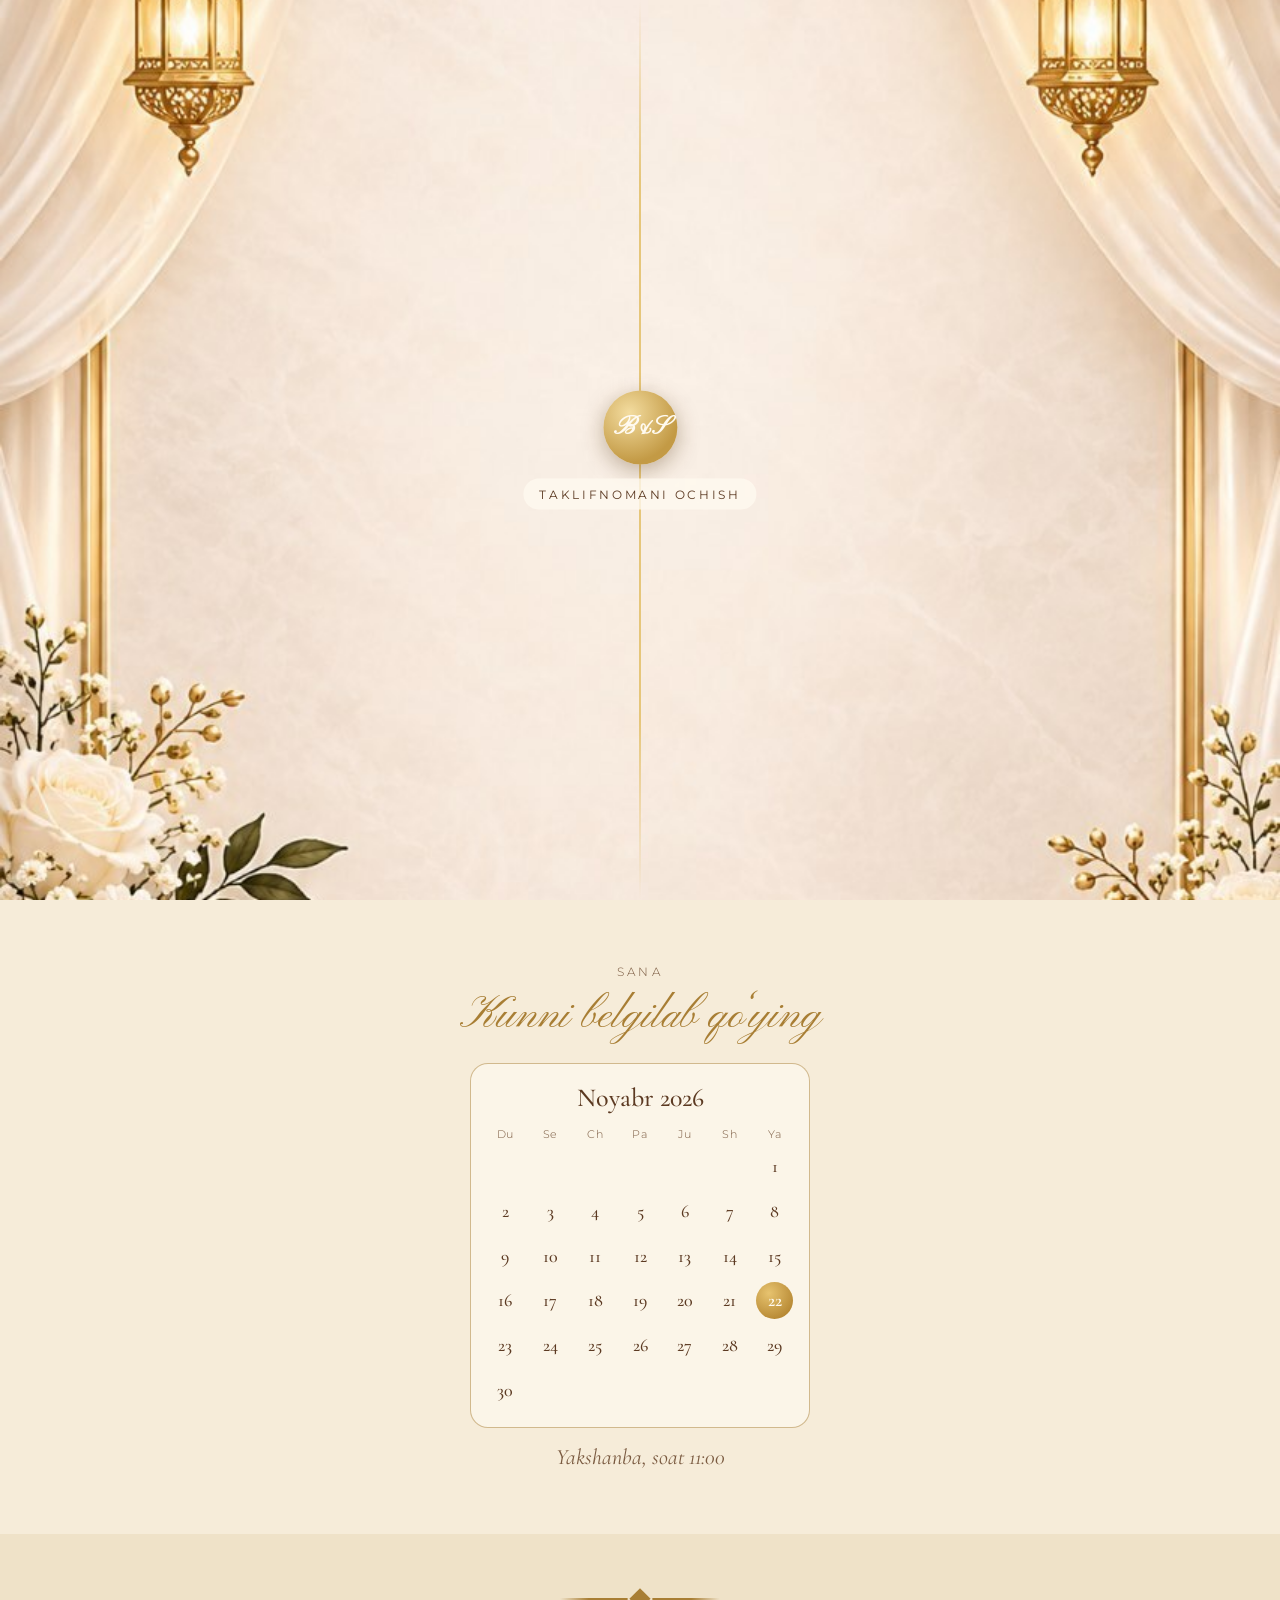
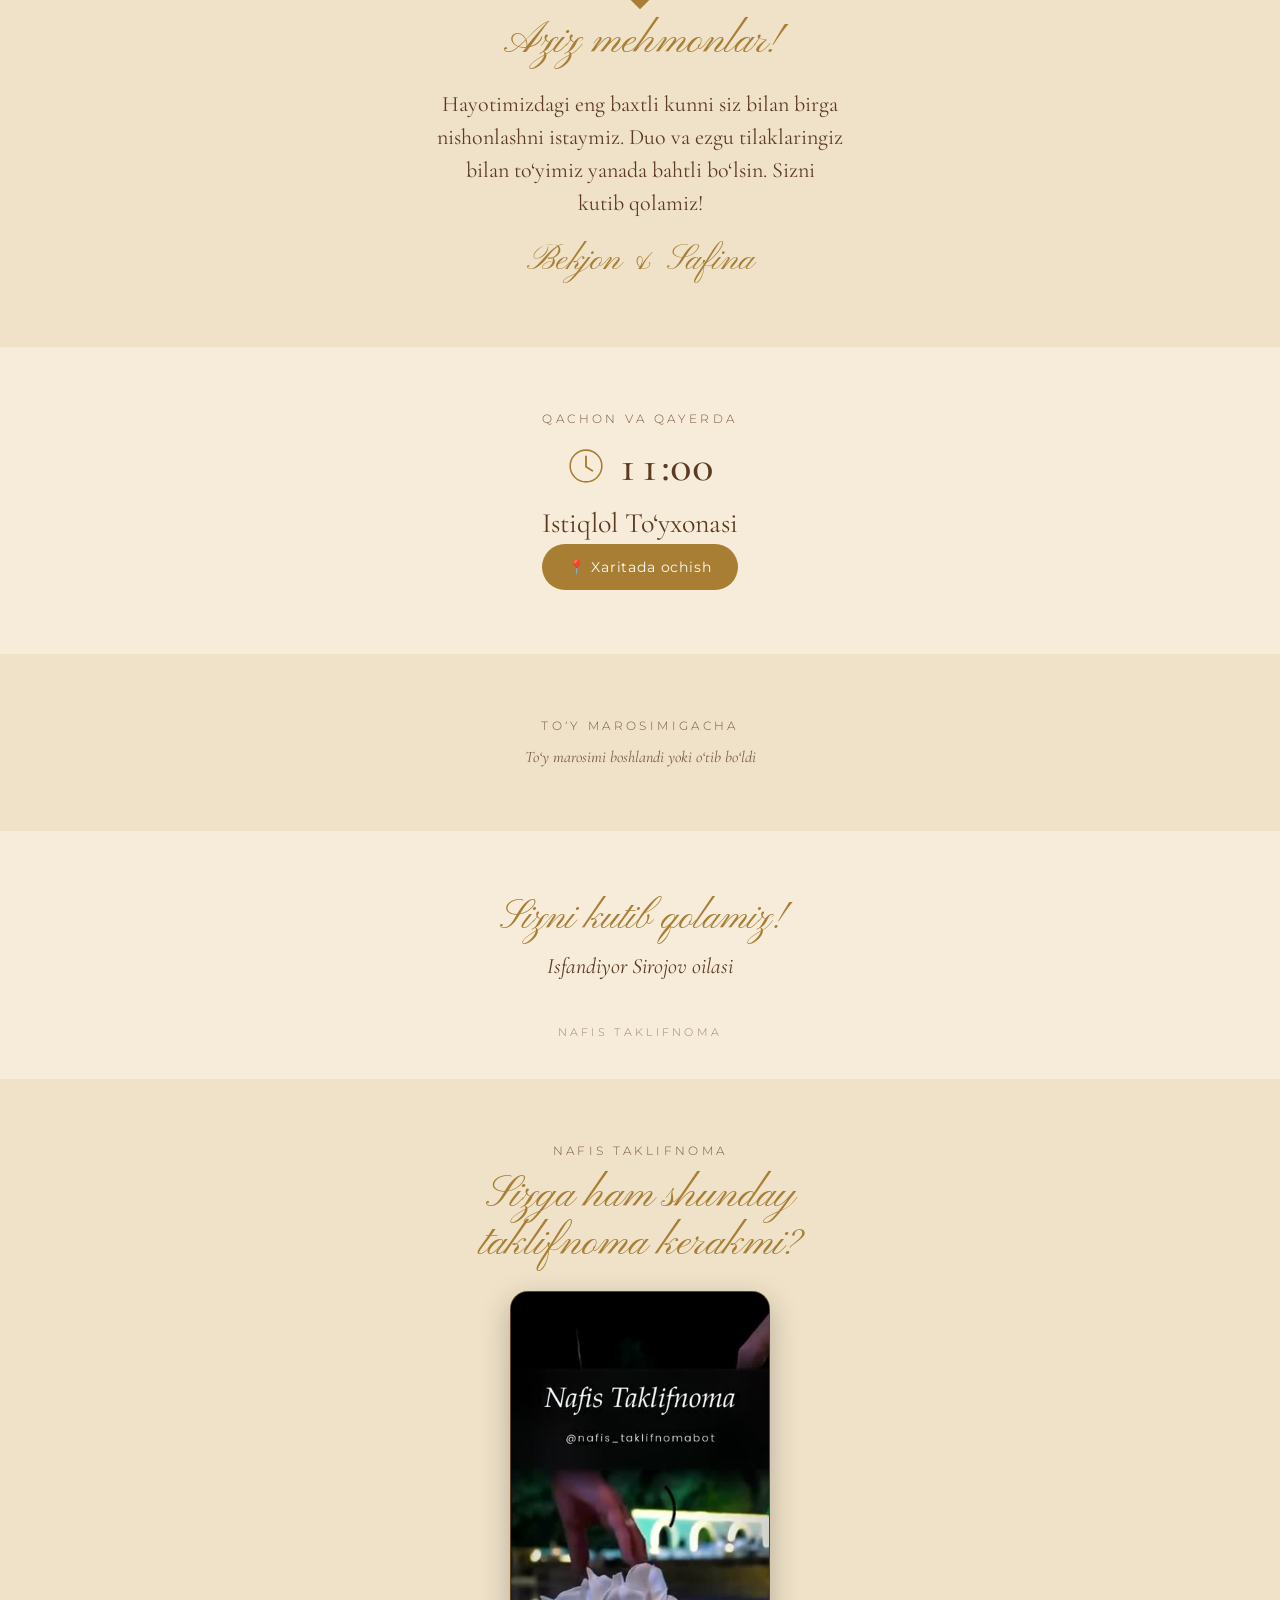
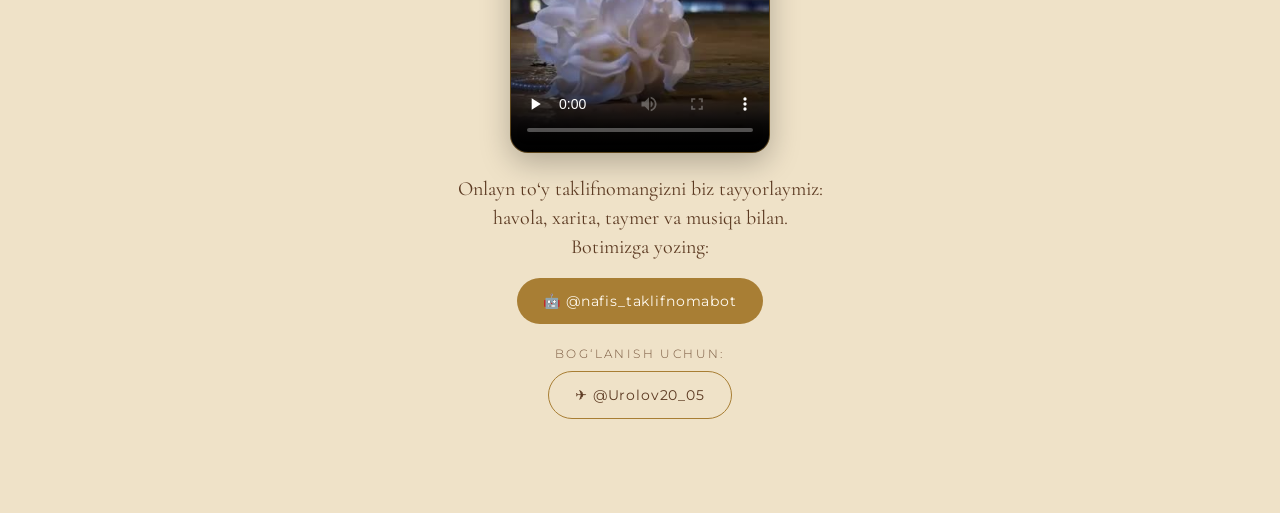
<file: frontend/index.html>
<!doctype html>
<html lang="uz"><head><meta charset="utf-8"><meta name="viewport" content="width=device-width, initial-scale=1">
<title>Nafis Taklifnoma</title>
<meta http-equiv="refresh" content="0; url=t.html?id=safina-bekjon">
</head><body><a href="t.html?id=safina-bekjon">Taklifnomani ochish</a></body></html>
</file>
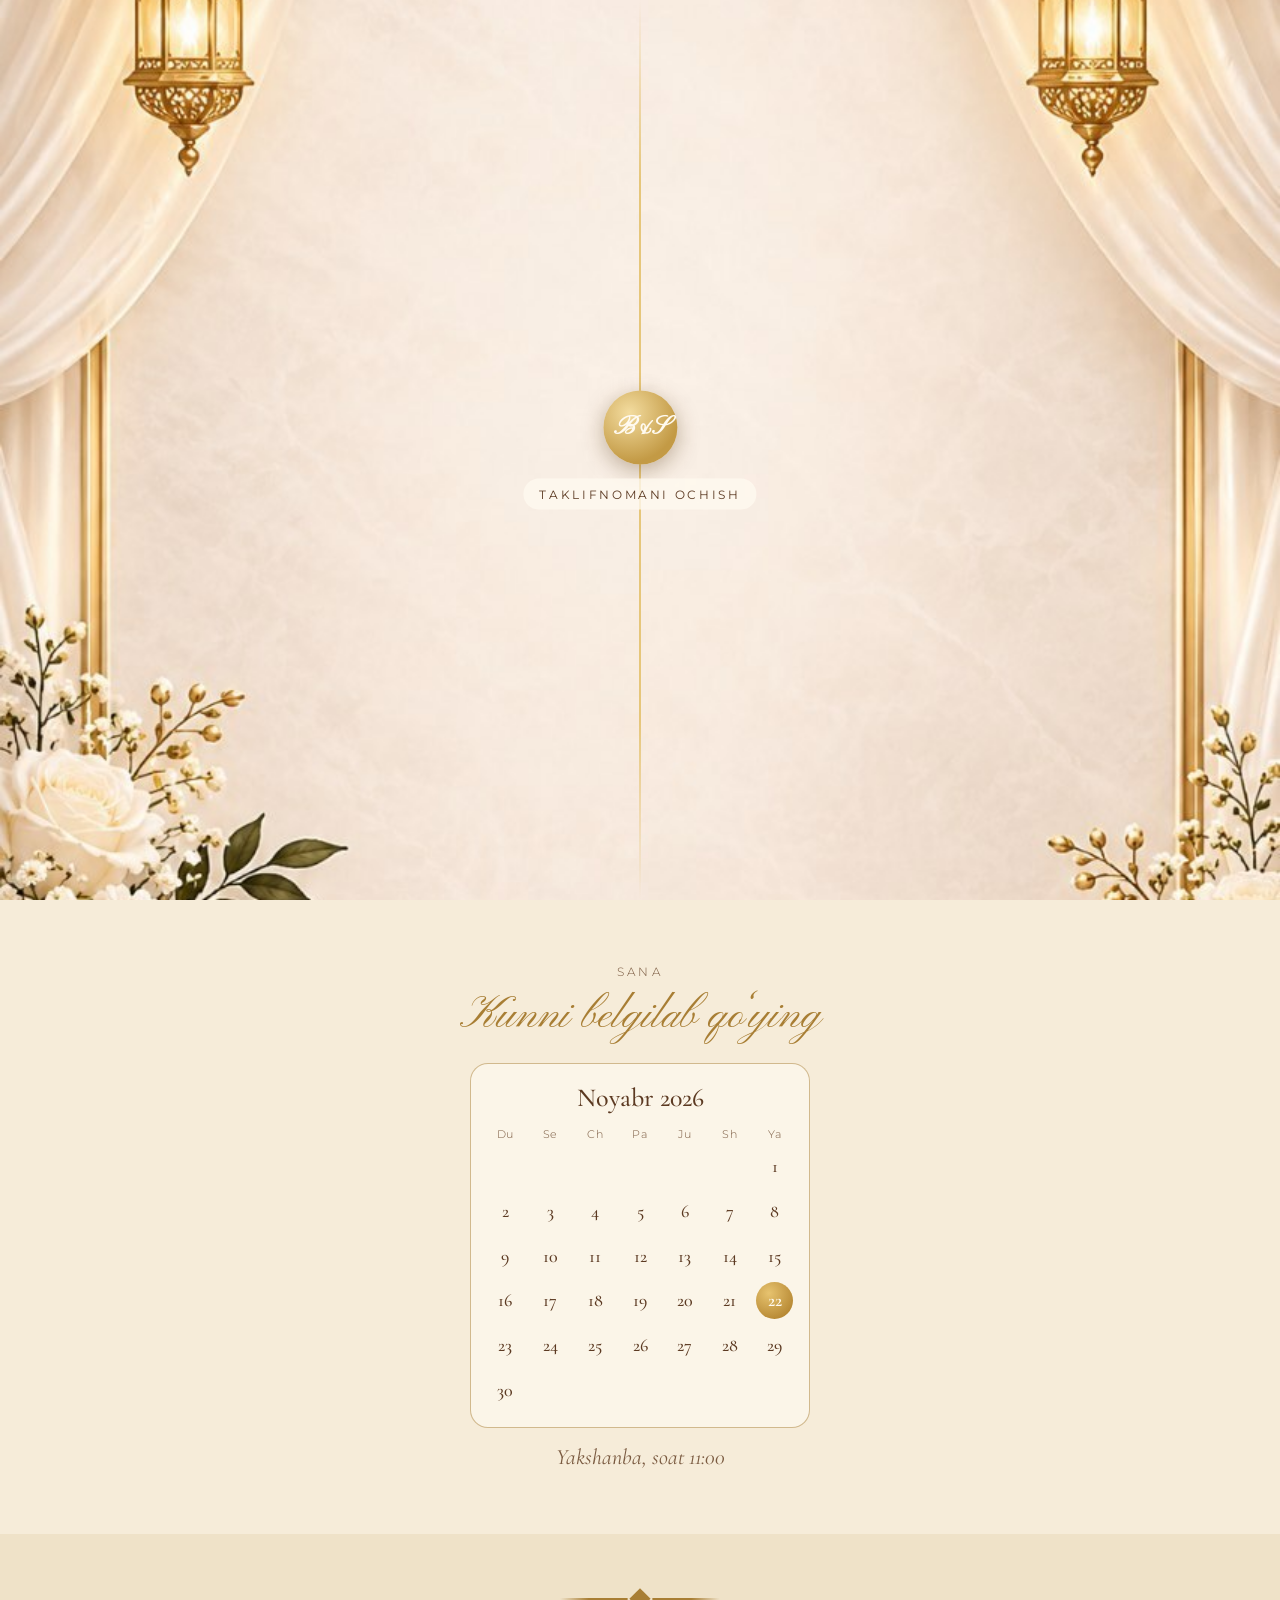
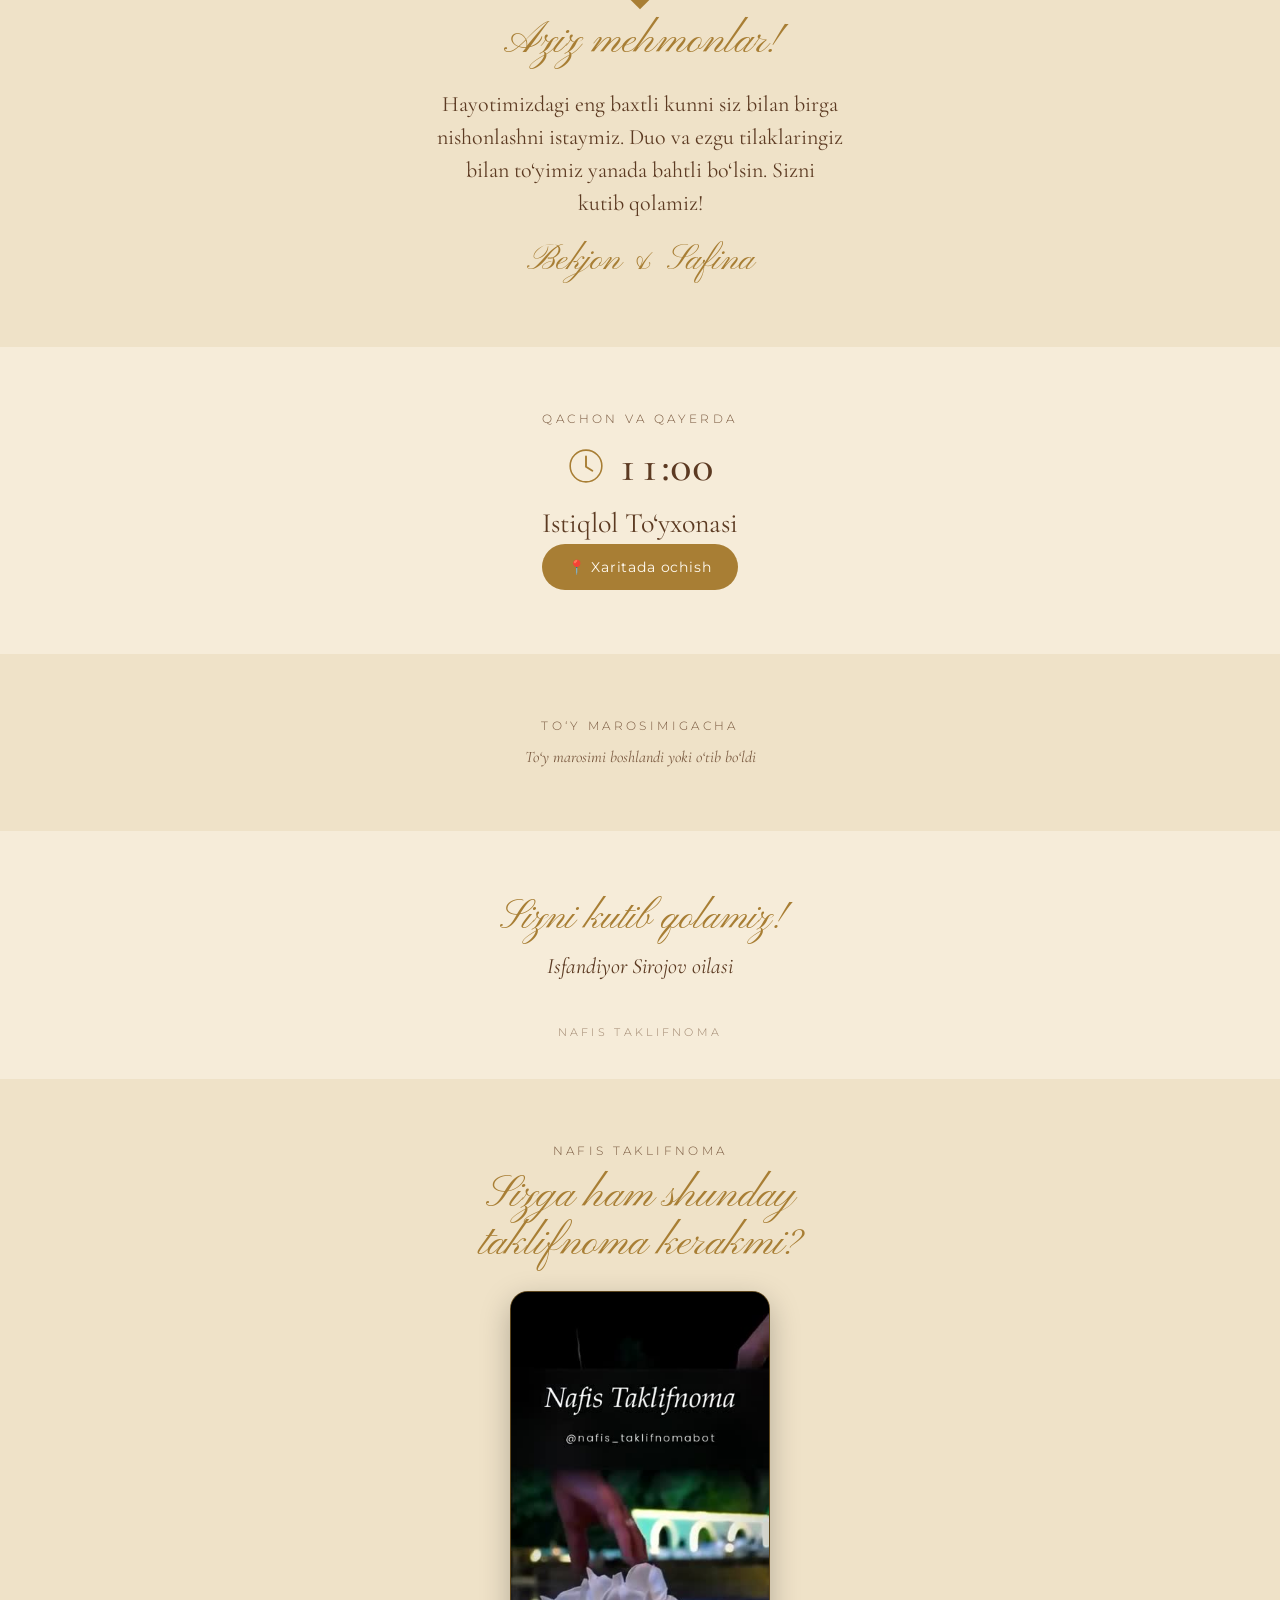
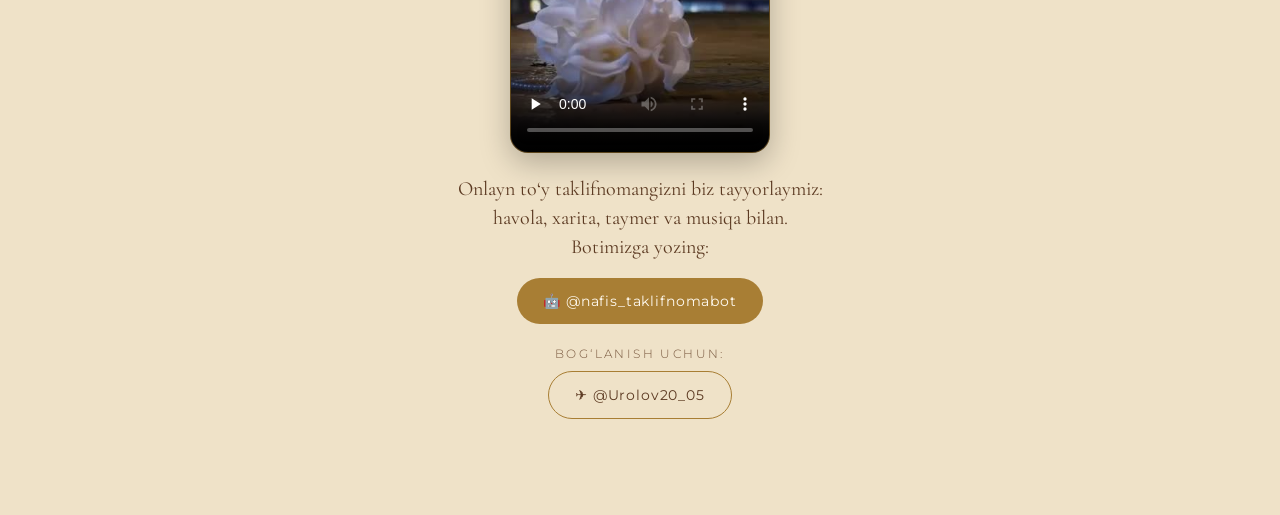
<file: frontend/safina-bekjon/index.html>
<!doctype html>
<html lang="uz">
<head>
<meta charset="utf-8">
<base href="../">
<meta name="viewport" content="width=device-width, initial-scale=1, viewport-fit=cover">
<meta name="robots" content="noindex">
<meta name="theme-color" content="#f6ecd9">
<title>Taklifnoma</title>
<link rel="preconnect" href="https://fonts.googleapis.com">
<link rel="preconnect" href="https://fonts.gstatic.com" crossorigin>
<link href="https://fonts.googleapis.com/css2?family=Cormorant+Garamond:ital,wght@0,400;0,500;0,600;1,400;1,500&family=Montserrat:wght@300;400&family=Pinyon+Script&display=swap" rel="stylesheet">
<link rel="stylesheet" href="css/taklifnoma.css">
</head>
<body class="d-krem">
<script>document.body.classList.add("js");</script>

<!-- Ochilish: ikkiga bo'linadigan eshik -->
<div id="intro" aria-live="polite">
  <div class="half l"></div>
  <div class="half r"></div>
  <button id="ochish" type="button">
    <span class="muhr">♡</span>
    <span class="yozuv">Taklifnomani ochish</span>
  </button>
</div>

<main id="sahifa" hidden>

  <!-- 1. Birinchi ekran: ismlar -->
  <section class="stage" id="stage">
    <div class="bg"></div>
    <div class="txt">
      <p class="host" id="oila"></p>
      <p class="sizni">sizni</p>
      <h1 class="names" id="ismlar"><span class="n1" id="kelin"></span><span class="amp">&amp;</span><span class="n2" id="kuyov"></span></h1>
      <p class="invite">to‘y marosimiga taklif qiladi</p>
      <i class="div" aria-hidden="true"></i>
      <p class="date" id="sana"></p>
      <p class="time" id="vaqt"></p>
      <p class="venue" id="joy"></p>
      <p class="wait" id="izoh"></p>
    </div>
    <div class="surish" aria-hidden="true"><span></span></div>
  </section>

  <!-- 2. Taqvim -->
  <section class="blok b1">
    <div class="ichki rv">
      <p class="kicker">Sana</p>
      <h2 class="sarlavha">Kunni belgilab qo‘ying</h2>
      <div class="taqvim">
        <p class="oy" id="oy-nomi"></p>
        <div class="hafta" aria-hidden="true"><span>Du</span><span>Se</span><span>Ch</span><span>Pa</span><span>Ju</span><span>Sh</span><span>Ya</span></div>
        <div class="kunlar" id="kunlar"></div>
      </div>
      <p class="hk" id="hafta-kuni"></p>
    </div>
  </section>

  <!-- 3. Tabrik matni -->
  <section class="blok b2">
    <div class="ichki rv">
      <i class="div statik" aria-hidden="true"></i>
      <h2 class="sarlavha">Aziz mehmonlar!</h2>
      <p class="tabrik" id="matn"></p>
      <p class="imzo" id="imzo"></p>
    </div>
  </section>

  <!-- 4. Qachon va qayerda -->
  <section class="blok b1">
    <div class="ichki rv">
      <p class="kicker">Qachon va qayerda</p>
      <div class="soat">
        <svg viewBox="0 0 48 48" aria-hidden="true"><circle cx="24" cy="24" r="20" fill="none" stroke="currentColor" stroke-width="2"/><path d="M24 12v13l8 5" fill="none" stroke="currentColor" stroke-width="2.4" stroke-linecap="round" stroke-linejoin="round"/></svg>
        <b id="soat-vaqt"></b>
      </div>
      <p class="joy-nom" id="joy2"></p>
      <p class="joy-manzil" id="manzil"></p>
      <a class="tugma" id="xarita" href="#" target="_blank" rel="noopener">📍 Xaritada ochish</a>
    </div>
  </section>

  <!-- 5. To'ygacha -->
  <section class="blok b2">
    <div class="ichki rv">
      <p class="kicker">To‘y marosimigacha</p>
      <div class="taymer" id="taymer" aria-live="off">
        <div><b id="t-kun">0</b><span>kun</span></div>
        <div><b id="t-soat">0</b><span>soat</span></div>
        <div><b id="t-daq">0</b><span>daqiqa</span></div>
        <div><b id="t-son">0</b><span>soniya</span></div>
      </div>
      <p class="holat" id="holat"></p>
    </div>
  </section>

  <!-- 6. Yakun -->
  <section class="blok yakun">
    <div class="ichki rv">
      <p class="yakun-matn" id="yakun-matn"></p>
      <p class="yakun-oila" id="yakun-oila"></p>
      <p class="pastki">Nafis Taklifnoma</p>
    </div>
  </section>

  <!-- 7. Reklama / bog'lanish -->
  <section class="blok b2 reklama">
    <div class="ichki rv">
      <p class="kicker">Nafis Taklifnoma</p>
      <h2 class="sarlavha">Sizga ham shunday taklifnoma kerakmi?</h2>
      <div class="rvideo">
        <video id="reklama" src="media/reklama.mp4" poster="media/reklama.jpg" playsinline preload="none" controls></video>
      </div>
      <p class="rmatn">Onlayn to‘y taklifnomangizni biz tayyorlaymiz: havola, xarita, taymer va musiqa bilan. Botimizga yozing:</p>
      <a class="tugma" href="https://t.me/nafis_taklifnomabot" target="_blank" rel="noopener">🤖 @nafis_taklifnomabot</a>
      <p class="rbog">Bog‘lanish uchun:</p>
      <a class="tugma ikki" href="https://t.me/Urolov20_05" target="_blank" rel="noopener">✈️ @Urolov20_05</a>
    </div>
  </section>

  <button id="musiqa-tugma" class="musiqa" type="button" aria-label="Musiqa" hidden>♪</button>
  <audio id="bgm" src="media/musiqa.mp3" loop preload="none"></audio>
</main>

<p id="xato" class="xato" hidden>Taklifnoma topilmadi. Havolani tekshiring.</p>

<script>window.TAKLIF_ID="safina-bekjon";</script>
<script src="js/config.js"></script>
<script src="js/taklifnoma.js"></script>
</body>
</html>
</file>
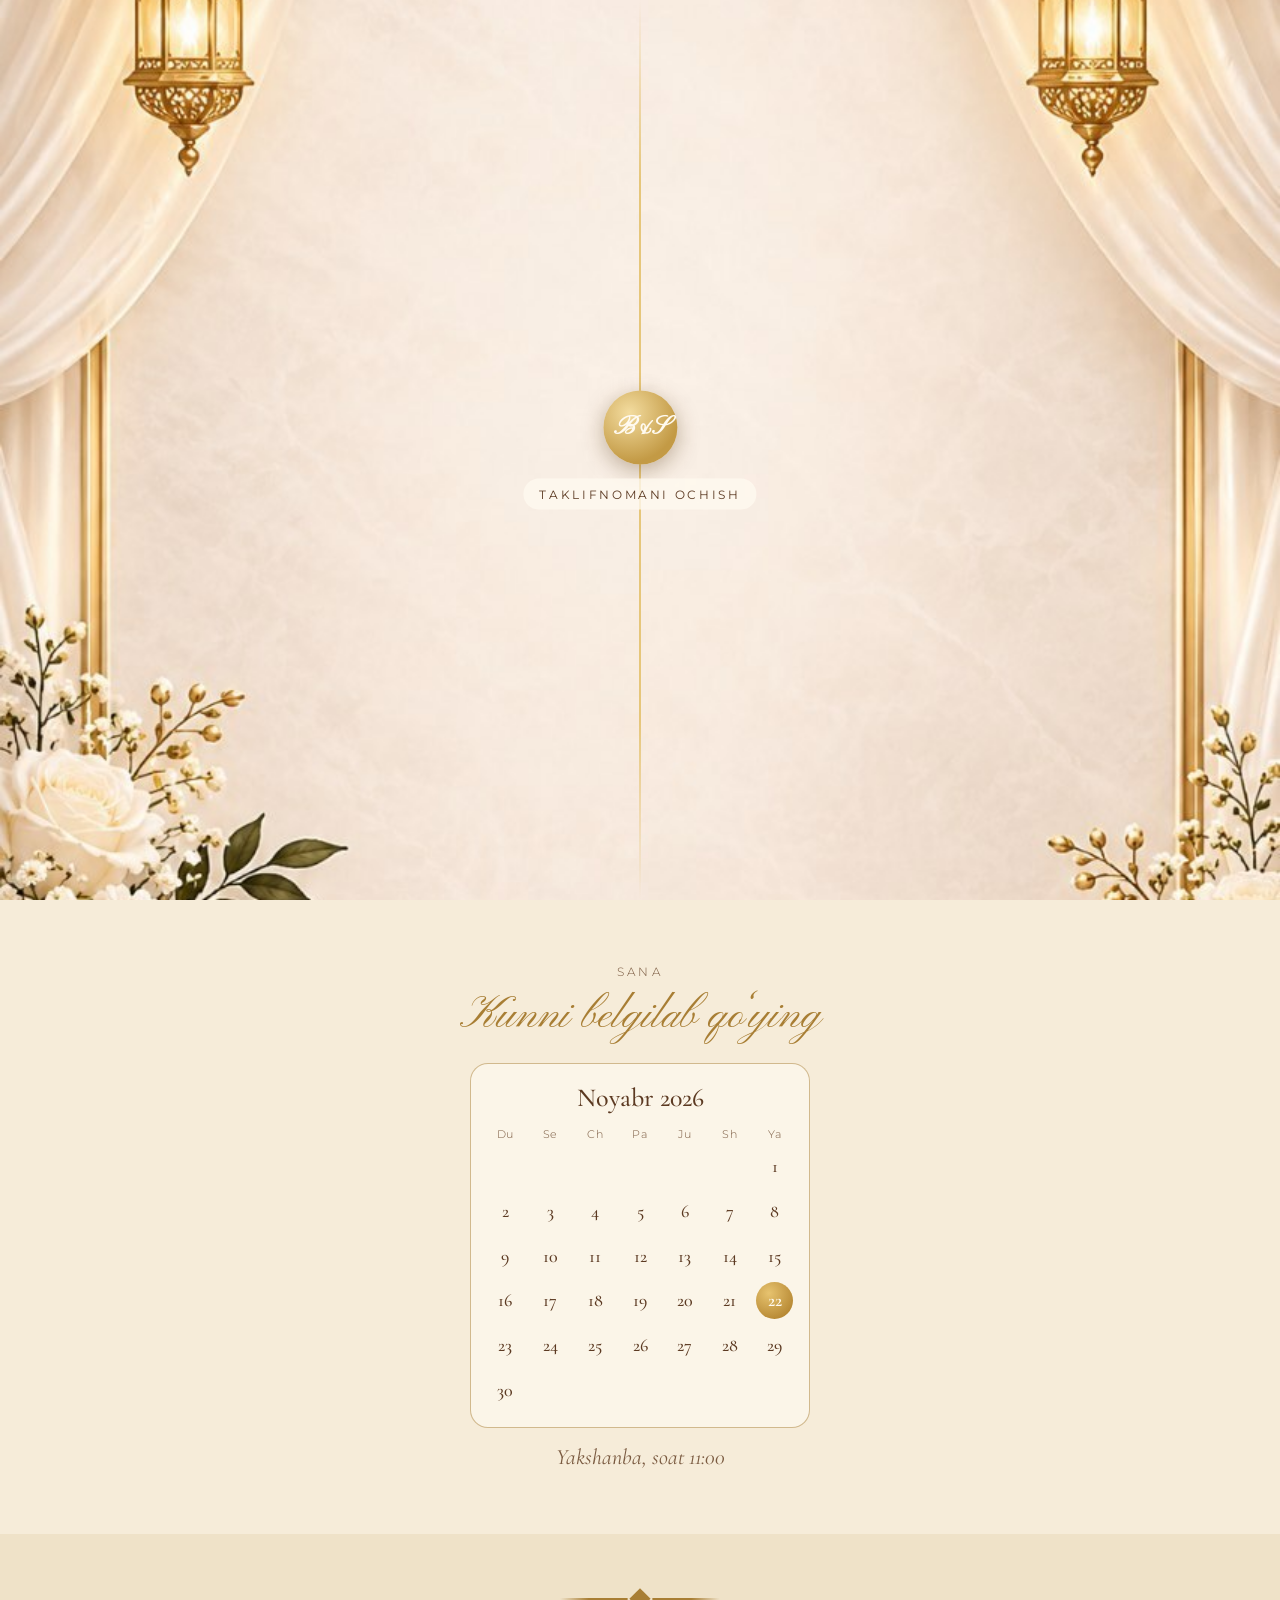
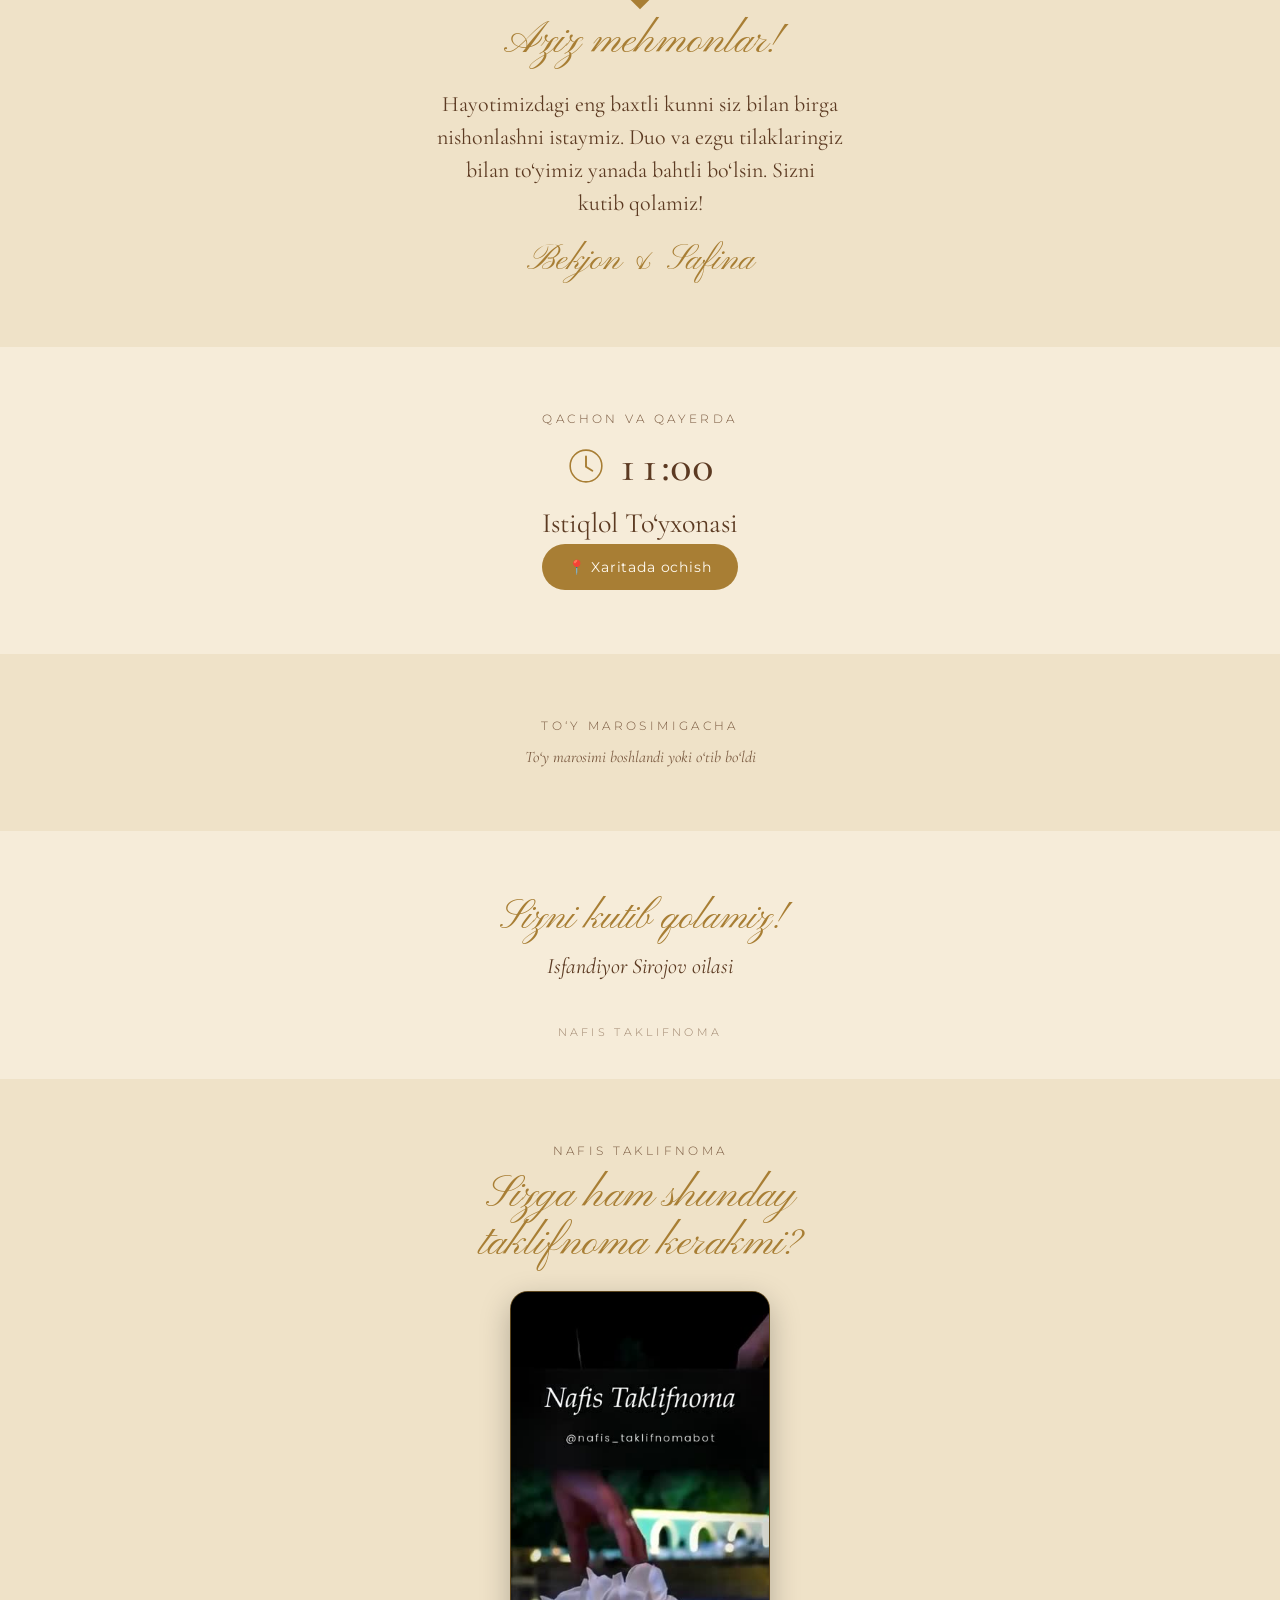
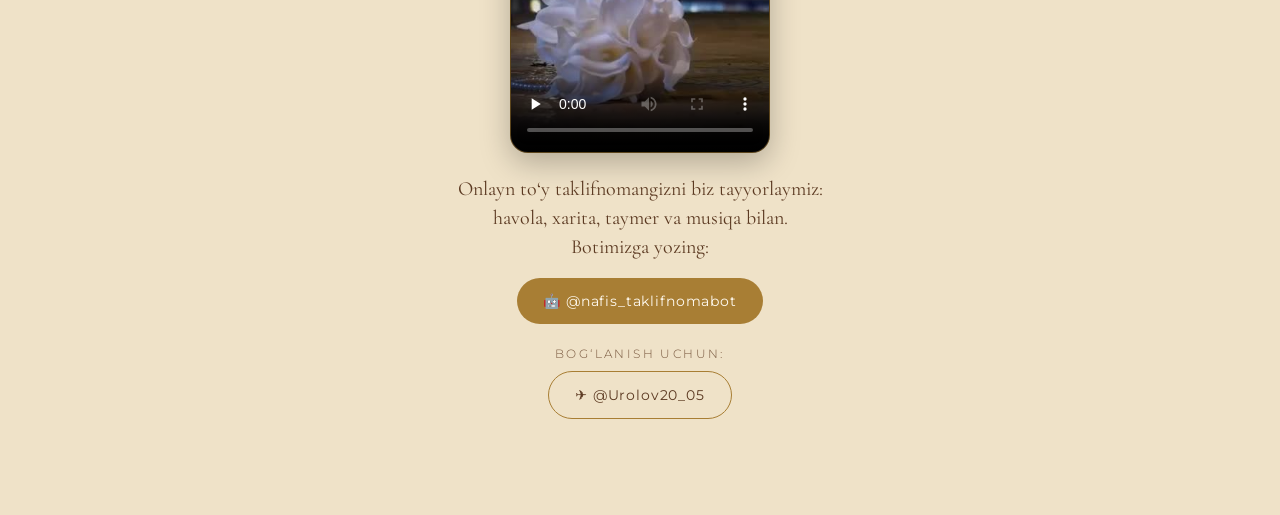
<file: frontend/t.html>
<!doctype html>
<html lang="uz">
<head>
<meta charset="utf-8">
<meta name="viewport" content="width=device-width, initial-scale=1, viewport-fit=cover">
<meta name="robots" content="noindex">
<meta name="theme-color" content="#f6ecd9">
<title>Taklifnoma</title>
<link rel="preconnect" href="https://fonts.googleapis.com">
<link rel="preconnect" href="https://fonts.gstatic.com" crossorigin>
<link href="https://fonts.googleapis.com/css2?family=Cormorant+Garamond:ital,wght@0,400;0,500;0,600;1,400;1,500&family=Montserrat:wght@300;400&family=Pinyon+Script&display=swap" rel="stylesheet">
<link rel="stylesheet" href="css/taklifnoma.css">
</head>
<body class="d-krem">
<script>document.body.classList.add("js");</script>

<!-- Ochilish: ikkiga bo'linadigan eshik -->
<div id="intro" aria-live="polite">
  <div class="half l"></div>
  <div class="half r"></div>
  <button id="ochish" type="button">
    <span class="muhr">♡</span>
    <span class="yozuv">Taklifnomani ochish</span>
  </button>
</div>

<main id="sahifa" hidden>

  <!-- 1. Birinchi ekran: ismlar -->
  <section class="stage" id="stage">
    <div class="bg"></div>
    <div class="txt">
      <p class="host" id="oila"></p>
      <p class="sizni">sizni</p>
      <h1 class="names" id="ismlar"><span class="n1" id="kelin"></span><span class="amp">&amp;</span><span class="n2" id="kuyov"></span></h1>
      <p class="invite">to‘y marosimiga taklif qiladi</p>
      <i class="div" aria-hidden="true"></i>
      <p class="date" id="sana"></p>
      <p class="time" id="vaqt"></p>
      <p class="venue" id="joy"></p>
      <p class="wait" id="izoh"></p>
    </div>
    <div class="surish" aria-hidden="true"><span></span></div>
  </section>

  <!-- 2. Taqvim -->
  <section class="blok b1">
    <div class="ichki rv">
      <p class="kicker">Sana</p>
      <h2 class="sarlavha">Kunni belgilab qo‘ying</h2>
      <div class="taqvim">
        <p class="oy" id="oy-nomi"></p>
        <div class="hafta" aria-hidden="true"><span>Du</span><span>Se</span><span>Ch</span><span>Pa</span><span>Ju</span><span>Sh</span><span>Ya</span></div>
        <div class="kunlar" id="kunlar"></div>
      </div>
      <p class="hk" id="hafta-kuni"></p>
    </div>
  </section>

  <!-- 3. Tabrik matni -->
  <section class="blok b2">
    <div class="ichki rv">
      <i class="div statik" aria-hidden="true"></i>
      <h2 class="sarlavha">Aziz mehmonlar!</h2>
      <p class="tabrik" id="matn"></p>
      <p class="imzo" id="imzo"></p>
    </div>
  </section>

  <!-- 4. Qachon va qayerda -->
  <section class="blok b1">
    <div class="ichki rv">
      <p class="kicker">Qachon va qayerda</p>
      <div class="soat">
        <svg viewBox="0 0 48 48" aria-hidden="true"><circle cx="24" cy="24" r="20" fill="none" stroke="currentColor" stroke-width="2"/><path d="M24 12v13l8 5" fill="none" stroke="currentColor" stroke-width="2.4" stroke-linecap="round" stroke-linejoin="round"/></svg>
        <b id="soat-vaqt"></b>
      </div>
      <p class="joy-nom" id="joy2"></p>
      <p class="joy-manzil" id="manzil"></p>
      <a class="tugma" id="xarita" href="#" target="_blank" rel="noopener">📍 Xaritada ochish</a>
    </div>
  </section>

  <!-- 5. To'ygacha -->
  <section class="blok b2">
    <div class="ichki rv">
      <p class="kicker">To‘y marosimigacha</p>
      <div class="taymer" id="taymer" aria-live="off">
        <div><b id="t-kun">0</b><span>kun</span></div>
        <div><b id="t-soat">0</b><span>soat</span></div>
        <div><b id="t-daq">0</b><span>daqiqa</span></div>
        <div><b id="t-son">0</b><span>soniya</span></div>
      </div>
      <p class="holat" id="holat"></p>
    </div>
  </section>

  <!-- 6. Yakun -->
  <section class="blok yakun">
    <div class="ichki rv">
      <p class="yakun-matn" id="yakun-matn"></p>
      <p class="yakun-oila" id="yakun-oila"></p>
      <p class="pastki">Nafis Taklifnoma</p>
    </div>
  </section>

  <!-- 7. Reklama / bog'lanish -->
  <section class="blok b2 reklama">
    <div class="ichki rv">
      <p class="kicker">Nafis Taklifnoma</p>
      <h2 class="sarlavha">Sizga ham shunday taklifnoma kerakmi?</h2>
      <div class="rvideo">
        <video id="reklama" src="media/reklama.mp4" poster="media/reklama.jpg" playsinline preload="none" controls></video>
      </div>
      <p class="rmatn">Onlayn to‘y taklifnomangizni biz tayyorlaymiz: havola, xarita, taymer va musiqa bilan. Botimizga yozing:</p>
      <a class="tugma" href="https://t.me/nafis_taklifnomabot" target="_blank" rel="noopener">🤖 @nafis_taklifnomabot</a>
      <p class="rbog">Bog‘lanish uchun:</p>
      <a class="tugma ikki" href="https://t.me/Urolov20_05" target="_blank" rel="noopener">✈️ @Urolov20_05</a>
    </div>
  </section>

  <button id="musiqa-tugma" class="musiqa" type="button" aria-label="Musiqa" hidden>♪</button>
  <audio id="bgm" src="media/musiqa.mp3" loop preload="none"></audio>
</main>

<p id="xato" class="xato" hidden>Taklifnoma topilmadi. Havolani tekshiring.</p>

<script src="js/config.js"></script>
<script src="js/taklifnoma.js"></script>
</body>
</html>
</file>
<file: frontend/css/taklifnoma.css>
/* ============ Taklifnoma sahifasi ============
   Har bir dizayn 9:16 "sahna" (stage): matn o'rni foizlarda, shrift o'lchami cqw bilan,
   shuning uchun telefon va kompyuterda bir xil ko'rinadi. */

*, *::before, *::after { box-sizing: border-box; }
html, body { margin: 0; }
body {
  background: var(--sahifa-fon);
  color: var(--matn);
  font-family: "Cormorant Garamond", "Palatino Linotype", Georgia, serif;
  -webkit-font-smoothing: antialiased;
}
[hidden] { display: none !important; }

/* ---------- Dizayn ranglari ---------- */
body.d-krem {
  --blok2: #efe2c8;
  --sahifa-fon: #f6ecd9; --karta: #fbf5e8; --matn: #5c3a22; --yumshoq: #7a5a40;
  --oltin: #a87e34; --ism: #a87e34; --tugma-fon: #a87e34; --tugma-matn: #fffaf0;
  --bg: url("../media/krem.jpg");
}

/* ---------- Sahna ---------- */
.stage {
  position: relative;
  width: min(100vw, 56.25svh);
  aspect-ratio: 9 / 16;
  margin: 0 auto;
  container-type: inline-size;
  overflow: hidden;
  background: var(--sahifa-fon);
}
.stage .bg {
  position: absolute; inset: 0;
  background: var(--bg) center / cover no-repeat;
}
/* ikat: rasm kartaga yaqinlashtirilgan (video bilan bir xil kadr) */
.arka, #zarra { display: none; position: absolute; inset: 0; width: 100%; height: 100%; pointer-events: none; }

.txt > * {
  position: absolute; left: 0; right: 0; margin: 0;
  text-align: center; translate: 0 -50%;
  opacity: 0; white-space: nowrap;
}
.txt .names { display: flex; justify-content: center; align-items: center; gap: .25em; font-weight: 400; }
.names .n1, .names .n2, .names .amp { font-family: "Pinyon Script", "Apple Chancery", "URW Chancery L", cursive; color: var(--ism); }

/* qaysi dizaynda nima ko'rinadi */
.label, .dt { display: none; }
.d-krem .label, .d-krem .dt { display: none; }

/* matn uslublari */
.label { font: 300 2.9cqw "Montserrat", system-ui, sans-serif; letter-spacing: .3em; color: var(--yumshoq); }
.host { font-style: italic; font-size: 5.3cqw; color: var(--matn); }
.sizni { font-style: italic; font-size: 4.2cqw; color: var(--yumshoq); }
.invite { font-style: italic; font-size: 4.4cqw; color: var(--matn); }
.date { font: 400 13.5cqw "Pinyon Script", cursive; color: var(--matn); }
.time { font: 300 4.2cqw "Montserrat", system-ui, sans-serif; letter-spacing: .28em; text-transform: uppercase; color: var(--matn); }
.venue { font-size: 5.6cqw; color: var(--matn); }
.wait { font: 400 6.2cqw "Pinyon Script", cursive; color: var(--oltin); }
.dt { font-style: italic; font-size: 5cqw; color: var(--matn); }
.div {
  left: 0; right: 0; height: 2px; margin-left: auto; margin-right: auto;
  width: 38%; background: linear-gradient(90deg, transparent 0, var(--oltin) 18%, var(--oltin) 42%, transparent 42.5%, transparent 57.5%, var(--oltin) 58%, var(--oltin) 82%, transparent 100%);
}
.div::after {
  content: ""; position: absolute; left: 50%; top: 50%; width: 1.2cqw; height: 1.2cqw;
  background: var(--oltin); transform: translate(-50%, -50%) rotate(45deg);
}

/* --- krem: joylashuv --- */
.d-krem .host { top: 25.8%; }
.d-krem .sizni { top: 30.6%; }
.d-krem .names { top: 37.7%; font-size: 12.2cqw; }
.d-krem .invite { top: 44.2%; }
.d-krem .div { top: 51.2%; }
.d-krem .date { top: 57.4%; }
.d-krem .time { top: 63.9%; }
.d-krem .venue { top: 70.2%; }
.d-krem .wait { top: 78.5%; }
.d-krem .names .amp { font-size: 1em; }

/* --- ikat: karta ichida ustma-ust --- */

/* --- milliy: arka ichida --- */

/* ---------- Matn paydo bo'lishi (ochilgandan keyin) ---------- */
@keyframes chiqish {
  from { opacity: 0; translate: 0 calc(-50% + 14px); }
  to   { opacity: 1; translate: 0 -50%; }
}
body.open .txt > * { animation: chiqish .9s ease-out forwards; }
body.open .label { animation-delay: .8s; }
body.open .host { animation-delay: 1.0s; }
body.open .sizni { animation-delay: 1.7s; }
body.open .names { animation-delay: 1.4s; }
body.open .invite { animation-delay: 2.6s; }
body.open .div { animation-delay: 3.4s; }
body.open .date { animation-delay: 3.8s; }
body.open .time { animation-delay: 4.6s; }
body.open .dt { animation-delay: 2.4s; }
body.open .venue { animation-delay: 5.4s; }
body.open .wait { animation-delay: 6.8s; }

/* ---------- Pastdagi bo'limlar ---------- */
.surish { position: absolute; left: 50%; bottom: 2.2%; width: 22px; height: 36px; margin-left: -11px; border: 1.5px solid var(--oltin); border-radius: 12px; opacity: 0; }
.surish span { position: absolute; left: 50%; top: 7px; width: 3px; height: 7px; margin-left: -1.5px; border-radius: 2px; background: var(--oltin); animation: tomchi 1.6s ease-in-out infinite; }
body.open .surish { animation: kir 1s 8s forwards; }
@keyframes kir { to { opacity: .85; } }
@keyframes tomchi { 0% { translate: 0 0; opacity: 1; } 100% { translate: 0 12px; opacity: 0; } }

.blok { background: var(--sahifa-fon); padding: 64px max(22px, env(safe-area-inset-left, 0px)) 64px max(22px, env(safe-area-inset-right, 0px)); text-align: center; }
.blok.b2 { background: var(--blok2); }
.ichki { max-width: 420px; margin: 0 auto; }
.kicker { font: 300 12px "Montserrat", system-ui, sans-serif; letter-spacing: .28em; text-transform: uppercase; color: var(--yumshoq); margin: 0 0 14px; }
.sarlavha { font: 400 44px/1.1 "Pinyon Script", "Apple Chancery", cursive; color: var(--ism); margin: 0 0 22px; text-wrap: balance; }
.div.statik { display: block; position: relative; margin: 0 auto 18px; opacity: 1; translate: none; }

/* taqvim */
.taqvim { margin: 0 auto; max-width: 340px; padding: 18px 14px 16px; border-radius: 18px; background: var(--karta); border: 1px solid color-mix(in srgb, var(--oltin) 50%, transparent); }
.taqvim .oy { margin: 0 0 10px; font: 500 26px "Cormorant Garamond", Georgia, serif; color: var(--matn); text-transform: capitalize; }
.hafta, .kunlar { display: grid; grid-template-columns: repeat(7, 1fr); gap: 4px; }
.hafta span { font: 300 11px "Montserrat", system-ui, sans-serif; color: var(--yumshoq); letter-spacing: .06em; padding: 4px 0; }
.kunlar span { display: grid; place-items: center; aspect-ratio: 1; font: 500 18px "Cormorant Garamond", Georgia, serif; color: var(--matn); position: relative; }
.kunlar .tanlangan { color: #fffaf0; font-weight: 600; z-index: 0; }
.kunlar .tanlangan::before { content: ""; position: absolute; inset: 2px; border-radius: 50%; background: radial-gradient(circle at 35% 30%, #e7c36f, #b88a35 75%); z-index: -1; box-shadow: 0 0 0 0 color-mix(in srgb, var(--oltin) 55%, transparent); }
body.js .korin .tanlangan::before { animation: kunPuls 2.4s ease-out 1s infinite; }
@keyframes kunPuls { 70%, 100% { box-shadow: 0 0 0 12px transparent; } }
.hk { margin: 16px 0 0; font-style: italic; font-size: 22px; color: var(--yumshoq); }

/* tabrik */
.tabrik { font-size: 22px; line-height: 1.5; margin: 0 0 18px; color: var(--matn); text-wrap: pretty; }
.imzo { font: 400 36px "Pinyon Script", "Apple Chancery", cursive; color: var(--ism); margin: 0; }

/* qachon va qayerda */
.soat { display: inline-flex; align-items: center; gap: 12px; margin: 4px 0 18px; color: var(--oltin); }
.soat svg { width: 38px; height: 38px; }
.soat b { font: 500 44px/1 "Cormorant Garamond", Georgia, serif; color: var(--matn); font-variant-numeric: tabular-nums; }
.joy-nom { font-size: 28px; margin: 0 0 4px; color: var(--matn); }
.joy-manzil { margin: 0 0 18px; color: var(--yumshoq); font-size: 18px; }
.joy-manzil:empty { display: none; }
.tugma {
  display: inline-block; padding: 14px 26px; border-radius: 999px; text-decoration: none;
  background: var(--tugma-fon); color: var(--tugma-matn);
  font: 400 14px "Montserrat", system-ui, sans-serif; letter-spacing: .06em;
}
.tugma:active { transform: scale(.98); }

/* taymer */
.taymer { display: grid; grid-template-columns: repeat(4, 1fr); gap: 8px; margin: 0 auto 8px; max-width: 360px; }
.taymer > div { background: var(--karta); border: 1px solid color-mix(in srgb, var(--oltin) 45%, transparent); border-radius: 14px; padding: 14px 4px 10px; }
.taymer b { display: block; font: 500 34px/1 "Cormorant Garamond", Georgia, serif; color: var(--matn); font-variant-numeric: tabular-nums; }
.taymer span { font: 300 11px "Montserrat", system-ui, sans-serif; letter-spacing: .1em; color: var(--yumshoq); }
.holat { font-style: italic; color: var(--yumshoq); margin: 8px 0 0; }

/* yakun */
.blok.yakun { padding-bottom: 40px; }
.yakun-matn { font: 400 40px/1.15 "Pinyon Script", "Apple Chancery", cursive; color: var(--ism); margin: 0 0 12px; }
.yakun-oila { font-style: italic; font-size: 22px; color: var(--matn); margin: 0; }
.pastki { margin: 46px 0 0; font: 300 11px "Montserrat", system-ui, sans-serif; letter-spacing: .3em; text-transform: uppercase; color: var(--yumshoq); opacity: .7; }

/* reklama */
.reklama { padding-bottom: 96px; }
.rvideo { width: min(100%, 260px); aspect-ratio: 9 / 16; margin: 0 auto 22px; border-radius: 18px; overflow: hidden; background: #000; border: 1px solid color-mix(in srgb, var(--oltin) 55%, transparent); box-shadow: 0 10px 30px rgba(0, 0, 0, .25); }
.rvideo video { width: 100%; height: 100%; display: block; object-fit: cover; }
.rmatn { font-size: 20px; line-height: 1.45; color: var(--matn); margin: 0 0 16px; text-wrap: pretty; }
.rbog { margin: 22px 0 10px; font: 300 12px "Montserrat", system-ui, sans-serif; letter-spacing: .2em; text-transform: uppercase; color: var(--yumshoq); }
.tugma.ikki { background: transparent; color: var(--matn); border: 1px solid var(--oltin); }

/* kirish animatsiyasi */
body.js .rv { opacity: 0; translate: 0 26px; transition: opacity .9s ease-out, translate .9s ease-out; }
body.js .rv.korin { opacity: 1; translate: 0 0; }

/* ---------- Musiqa tugmasi ---------- */
.musiqa {
  position: fixed; right: 14px; top: calc(14px + env(safe-area-inset-top)); z-index: 5;
  width: 46px; height: 46px; border-radius: 50%; border: 1px solid var(--oltin);
  background: color-mix(in srgb, var(--karta) 88%, transparent); color: var(--oltin);
  font-size: 20px; cursor: pointer; backdrop-filter: blur(6px);
}
.musiqa.ochiq { animation: puls 2.2s ease-in-out infinite; }
@keyframes puls { 50% { box-shadow: 0 0 0 8px color-mix(in srgb, var(--oltin) 25%, transparent); } }

/* ---------- Ochilish (eshik) ---------- */
#intro { position: fixed; inset: 0; z-index: 20; }
#intro .half {
  position: absolute; inset: 0; transition: transform 1.5s cubic-bezier(.65, 0, .25, 1);
  background: var(--bg) center / cover no-repeat, var(--sahifa-fon);
}
#intro .l { clip-path: inset(0 50% 0 0); }
#intro .r { clip-path: inset(0 0 0 50%); }
#intro::after { /* o'rtadagi oltin chiziq */
  content: ""; position: absolute; top: 0; bottom: 0; left: 50%; width: 2px; margin-left: -1px;
  background: linear-gradient(180deg, transparent, #e6c67a 20%, #e6c67a 80%, transparent);
  transition: opacity .5s;
}
#ochish {
  position: absolute; left: 50%; top: 50%; translate: -50% -50%; z-index: 2;
  border: 0; background: none; cursor: pointer; text-align: center; color: #5c3a22;
  transition: opacity .4s;
}
#ochish .muhr {
  display: grid; place-items: center; margin: 0 auto 14px; width: 74px; height: 74px; border-radius: 50%;
  background: radial-gradient(circle at 35% 30%, #f3dc9f, #c39a45 70%); color: #fffaf0;
  font: 600 26px "Pinyon Script", "Apple Chancery", cursive; box-shadow: 0 6px 22px rgba(80, 50, 10, .35);
  animation: urish 1.8s ease-in-out infinite;
}
@keyframes urish { 50% { transform: scale(1.08); } }
#ochish .yozuv {
  display: inline-block; padding: 8px 16px; border-radius: 999px;
  background: rgba(255, 250, 240, .78); color: #5c3a22;
  font: 400 12px "Montserrat", system-ui, sans-serif; letter-spacing: .22em; text-transform: uppercase;
}
body.open #ochish, body.open #intro::after { opacity: 0; pointer-events: none; }
body.open #intro .l { transform: translateX(-100%); }
body.open #intro .r { transform: translateX(100%); }

.xato { text-align: center; padding: 40vh 24px 0; font-size: 22px; color: var(--matn); }

@media (prefers-reduced-motion: reduce) {
  body.open .txt > * { animation-duration: .01s; animation-delay: 0s !important; }
  #intro .half { transition-duration: .01s; }
  #ochish .muhr, .musiqa.ochiq, .surish span, .kunlar .tanlangan::before { animation: none !important; }
  body.js .rv { transition-duration: .01s; }
}
</file>
